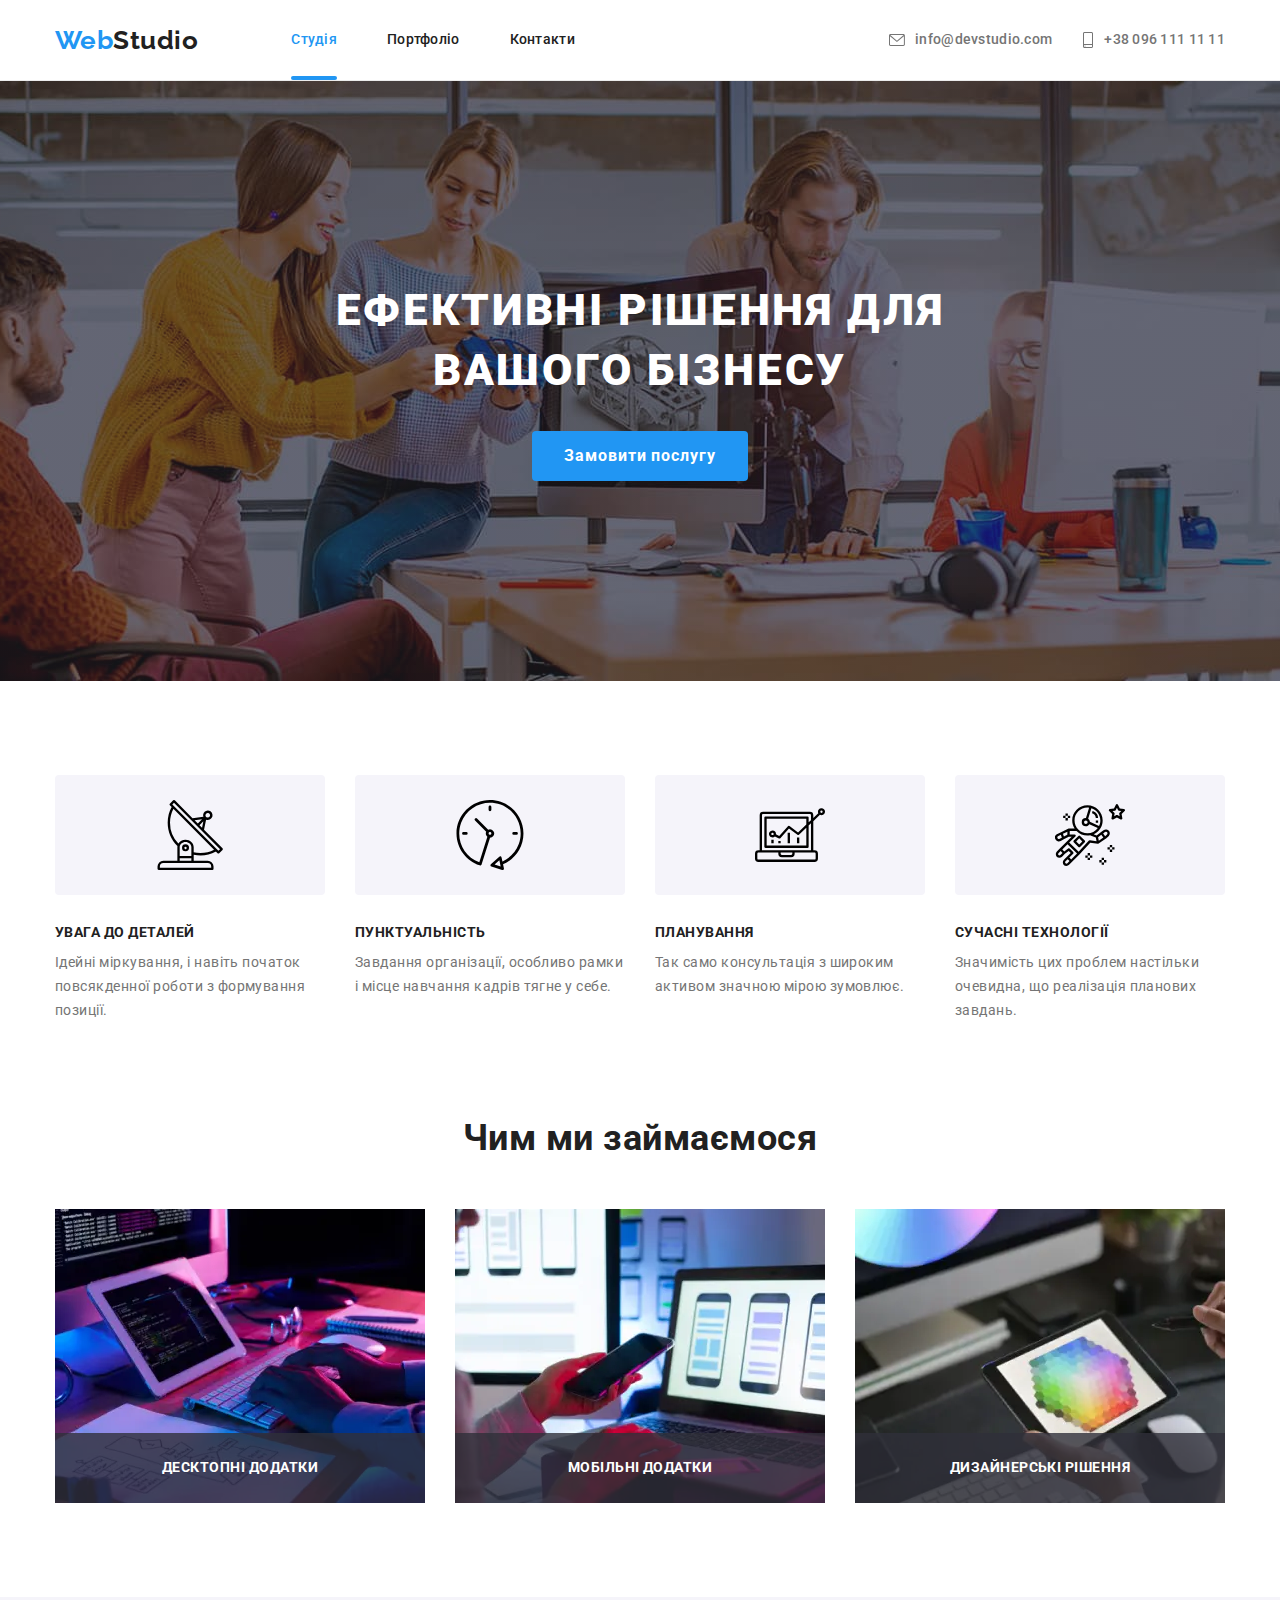
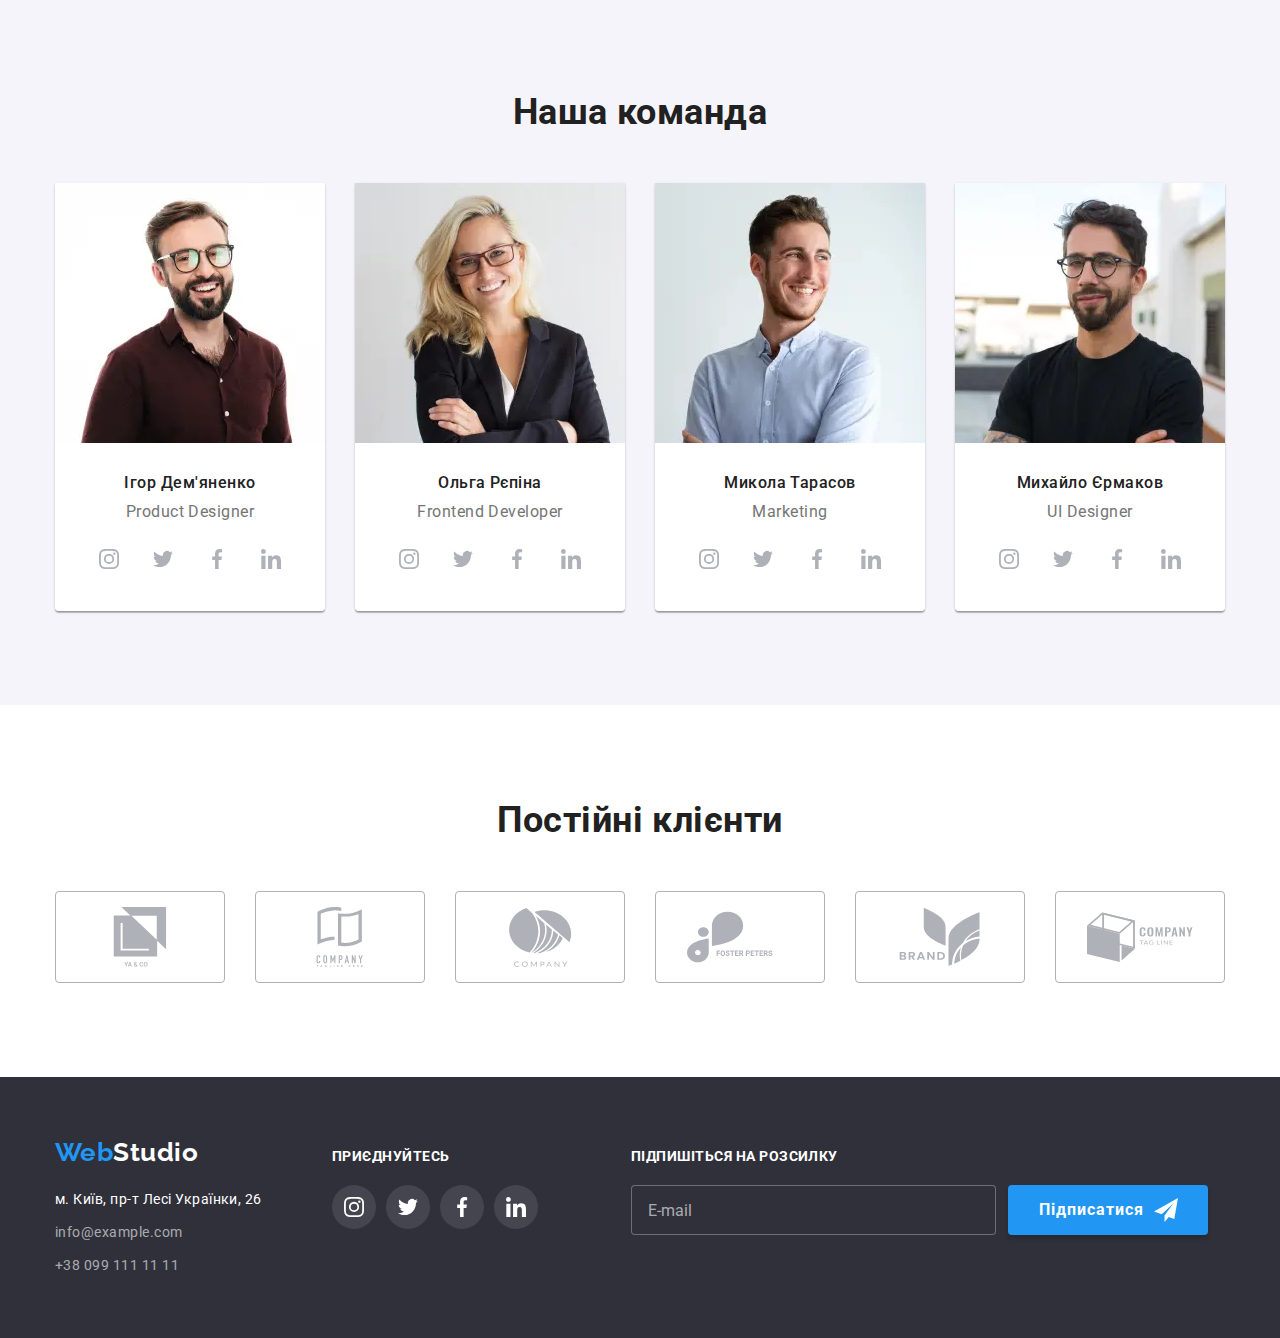
<file: index.html>
<!DOCTYPE html>
<html lang="ru">
  <head>
    <meta charset="UTF-8" />
    <meta http-equiv="X-UA-Compatible" content="IE=edge" />
    <meta name="viewport" content="width=device-width, initial-scale=1.0" />
    <link rel="preconnect" href="https://fonts.googleapis.com" />
    <link rel="preconnect" href="https://fonts.gstatic.com" crossorigin />
    <title>ВЕБ-Студия</title>
    <link
      href="https://fonts.googleapis.com/css2?family=Montserrat:wght@700&family=Raleway:wght@700&family=Roboto:wght@400;500;700;900&display=swap"
      rel="stylesheet"
    />
    <link
      rel="stylesheet"
      href="https://cdnjs.cloudflare.com/ajax/libs/modern-normalize/1.1.0/modern-normalize.min.css"
    />
    <link rel="stylesheet" href="./css/main.min.css" />
  </head>
  <body>
    <header class="header">
      <div class="header-box container">
        <a class="logo" href="./index.html">
          <span class="logo__web">Web</span>Studio</a>
        <button
          type="button"
          class="mobile__btn"
          aria-expanded="false"
          aria-label="Переключатель мобильного меню"
          data-menu-button
        >
          <svg width="40" height="40">
            <use
              class="mobile__icon--close"
              href="./images/svg/icons.svg#icon-mobile-menu-close"
            ></use>
            <use class="mobile__icon--menu" href="./images/svg/icons.svg#icon-mobile-menu"></use>
          </svg>
        </button>
        <div class="mob-menu" data-menu>
          <nav>
            <ul class="nav">
              <li class="nav__item">
                <a class="nav__link nav__link--current" href="./index.html">Студія</a>
              </li>
              <li class="nav__item">
                <a class="nav__link" href="./portfolio.html">Портфоліо</a>
              </li>
              <li class="nav__item">
                <a class="nav__link" href="/">Контакти</a>
              </li>
            </ul>
          </nav>
          <div class="menu-wrap">
            <ul class="contacts">
              <li class="contacts__item">
                <a class="contacts__link contacts__link--styles" href="info@devstudio.com">
                  <svg class="contacts__icon" width="16" height="12">
                    <use href="./images/svg/icons.svg#icon-envelope"></use>
                  </svg>
                  info@devstudio.com
                </a>
              </li>
              <li class="contacts__item">
                <a class="contacts__link" href="+380961111111">
                  <svg class="contacts__icon" width="12" height="16">
                    <use href="./images/svg/icons.svg#icon-smartphone"></use>
                  </svg>
                  +38 096 111 11 11
                </a>
              </li>
            </ul>
            <ul class="header-social__list">
              <li class="header-social__item">
                <a href="" class="header-social__link">Instagram</a>
              </li>
              <li class="header-social__item">
                <a href="" class="header-social__link">Twitter</a>
              </li>
              <li class="header-social__item">
                <a href="" class="header-social__link">Facebook</a>
              </li>
              <li class="header-social__item">
                <a href="" class="header-social__link">LinkedIn</a>
              </li>
            </ul>
            </div>
          </div>
        </div>
      </div>
    </header>
    <main>
      <section class="hero">
        <h1 class="hero__title">Ефективні рішення для вашого бізнесу</h1>
        <button data-modal-open type="button" class="hero-btn hero-btn__hero">
          <span class="hero-btn__text">Замовити послугу</span>
        </button>
      </section>
      <section class="section section--padding">
        <div class="container">
          <h2 class="qualities__title">Наші особливості</h2>
          <ul class="qualities-list">
            <li class="qualities-list__item">
              <div class="qualities-list__icon-box">
                <svg width="70" height="70">
                  <use href="./images/svg/icons.svg#icon-satellite"></use>
                </svg>
              </div>
              <h3 class="qualities-list__title">УВАГА ДО ДЕТАЛЕЙ</h3>
              <p class="qualities-list__text">
                Ідейні міркування, і навіть початок повсякденної роботи з формування позиції.
              </p>
            </li>
            <li class="qualities-list__item">
              <div class="qualities-list__icon-box">
                <svg width="70" height="70">
                  <use href="./images/svg/icons.svg#icon-clock"></use>
                </svg>
              </div>
              <h3 class="qualities-list__title">ПУНКТУАЛЬНІСТЬ</h3>
              <p class="qualities-list__text">
                Завдання організації, особливо рамки і місце навчання кадрів тягне у себе.
              </p>
            </li>
            <li class="qualities-list__item">
              <div class="qualities-list__icon-box">
                <svg width="70" height="70">
                  <use href="./images/svg/icons.svg#icon-diagram"></use>
                </svg>
              </div>
              <h3 class="qualities-list__title">ПЛАНУВАННЯ</h3>
              <p class="qualities-list__text">
                Так само консультація з широким активом значною мірою зумовлює.
              </p>
            </li>
            <li class="qualities-list__item">
              <div class="qualities-list__icon-box">
                <svg width="70" height="70">
                  <use href="./images/svg/icons.svg#icon-astronaut"></use>
                </svg>
              </div>
              <h3 class="qualities-list__title">СУЧАСНІ ТЕХНОЛОГІЇ</h3>
              <p class="qualities-list__text">
                Значимість цих проблем настільки очевидна, що реалізація планових завдань.
              </p>
            </li>
          </ul>
        </div>
      </section>
      <section class="desktop-section section">
        <div class="container">
          <h2 class="products-title">Чим ми займаємося</h2>
          <ul class="products-list">
            <li class="products-list__item">
              <picture>
								<source
									srcset="
                    ./images/desktop/desktop_webp@1x/img_1@1x.webp 1x, 
                    ./images/desktop/desktop_webp@2x/img_1@2x.webp 2x"
                  media="(min-width: 1200px)"									
                  type="image/webp"
								/>
                <img
                class="products-list__img"
                src="./images/desktop/desktop@1x/img_1.jpg"
                alt="Верстка коду"
                width="370"
                height="294"
              />
              </picture>
              <span class="products-list__text">Десктопні додатки</span>
            </li>
            <li class="products-list__item">
              <picture>
								<source
									srcset="
                    ./images/desktop/desktop_webp@1x/img_2@1x.webp 1x, 
                    ./images/desktop/desktop_webp@2x/img_2@2x.webp 2x"
                  media="(min-width: 1200px)"									
                  type="image/webp"
								/>
                <img
                class="products-list__img"
                src="./images/desktop/desktop@1x/img_2.jpg"
                alt="Розрабка Мобільніх додатків"
                width="370"
                height="294"
              />
              </picture>
              <span class="products-list__text">Мобільні додатки</span>
            </li>
            <li class="products-list__item">
              <picture>
								<source
									srcset="
                    ./images/desktop/desktop_webp@1x/img_3@1x.webp 1x, 
                    ./images/desktop/desktop_webp@2x/img_3@2x.webp 2x"
                  media="(min-width: 1200px)"									
                  type="image/webp"
								/>
                <img
                class="products-list__img"
                src="./images/desktop/desktop@1x/img_3.jpg"
                alt="Дизайнерські рішення"
                width="370"
                height="294"
              />
              </picture>
              <span class="products-list__text">Дизайнерські рішення</span>
            </li>
          </ul>
        </div>
      </section>
      <section class="team section">
        <div class="container">
          <h2 class="team__title">Наша команда</h2>
          <ul class="team-list">
            <li class="team-list__item">
              <picture>
                <source
									srcset="
                    ./images/desktop/desktop_webp@1x/team1@1x.webp 1x, 
                    ./images/desktop/desktop_webp@2x/team1@2x.webp 2x"
									media="(min-width: 1200px)"
                  type="image/webp"
								/>
                <source
									srcset="
                    ./images/tablet/tablet_webp@1x/tabl_team1@1x.webp 1x, 
                    ./images/tablet/tablet_webp@2x/tabl_team1@2x.webp 2x"
									media="(min-width: 768px)"
                  type="image/webp"
								/>
                <source
									srcset="
                    ./images/mobile/mobile_webp@1x/mob_team1@1x.webp 1x, 
                    ./images/mobile/mobile_webp@2x/mob_team1@2x.webp 2x"
									media="(min-width: 450px)"
                  type="image/webp"
								/>
						    <img
                  class="team-list__img"
                  src="./images/desktop/desktop@1x/team1.jpg"
                  alt="Дизайнер продукту"
                />
							</picture>
              <div class="team__box">
                <p class="team__name">Ігор Дем'яненко</p>
                <p>
                  <span lang="en" class="team__position">Product Designer</span>
                </p>
                <ul class="soc-list team__soc-list">
                  <li class="soc-list__item">
                    <a
                      href="https://www.instagram.com/"
                      target="_blank"
                      rel="nofollow noopener"
                      class="soc-list__link"
                    >
                      <svg class="soc-list__icon" width="20" height="20">
                        <use href="./images/svg/icons.svg#icon-instagram"></use>
                      </svg>
                    </a>
                  </li>
                  <li class="soc-list__item">
                    <a
                      href="https://twitter.com/"
                      target="_blank"
                      rel="nofollow noopener"
                      class="soc-list__link"
                    >
                      <svg class="soc-list__icon" width="20" height="20">
                        <use href="./images/svg/icons.svg#icon-twitter"></use>
                      </svg>
                    </a>
                  </li>
                  <li class="soc-list__item">
                    <a
                      href="https://facebook.com/"
                      target="_blank"
                      rel="nofollow noopener"
                      class="soc-list__link"
                    >
                      <svg class="soc-list__icon" width="20" height="20">
                        <use href="./images/svg/icons.svg#icon-facebook"></use>
                      </svg>
                    </a>
                  </li>
                  <li class="soc-list__item">
                    <a
                      href="https://www.linkedin.com/"
                      target="_blank"
                      rel="nofollow noopener"
                      class="soc-list__link"
                    >
                      <svg class="soc-list__icon" width="20" height="20">
                        <use href="./images/svg/icons.svg#icon-linkedin"></use>
                      </svg>
                    </a>
                  </li>
                </ul>
              </div>
            </li>
            <li class="team-list__item">
              <picture>
                <source
									srcset="
                    ./images/desktop/desktop_webp@1x/team2@1x.webp 1x, 
                    ./images/desktop/desktop_webp@2x/team2@2x.webp 2x"
									media="(min-width: 1200px)"
                  type="image/webp"
								/>
                <source
									srcset="
                    ./images/tablet/tablet_webp@1x/tabl_team2@1x.webp 1x, 
                    ./images/tablet/tablet_webp@2x/tabl_team2@2x.webp 2x"
									media="(min-width: 768px)"
                  type="image/webp"
								/>
                <source
									srcset="
                    ./images/mobile/mobile_webp@1x/mob_team2@1x.webp 1x, 
                    ./images/mobile/mobile_webp@2x/mob_team2@2x.webp 2x"
									media="(min-width: 450px)"
                  type="image/webp"
								/>
                <img
                class="team-list__img"
                src="./images/desktop/desktop@1x/team2.jpg"
                alt="Фронтенд-розрабник"
              />
              </picture>
              <div class="team__box">
                <p class="team__name">Ольга Рєпіна</p>
                <p>
                  <span lang="en" class="team__position">Frontend Developer</span>
                </p>
                <ul class="soc-list team__soc-list">
                  <li class="soc-list__item">
                    <a
                      href="https://www.instagram.com/"
                      target="_blank"
                      rel="nofollow noopener"
                      class="soc-list__link"
                    >
                      <svg class="soc-list__icon" width="20" height="20">
                        <use href="./images/svg/icons.svg#icon-instagram"></use>
                      </svg>
                    </a>
                  </li>
                  <li class="soc-list__item">
                    <a
                      href="https://twitter.com/"
                      target="_blank"
                      rel="nofollow noopener"
                      class="soc-list__link"
                    >
                      <svg class="soc-list__icon" width="20" height="20">
                        <use href="./images/svg/icons.svg#icon-twitter"></use>
                      </svg>
                    </a>
                  </li>
                  <li class="soc-list__item">
                    <a
                      href="https://facebook.com/"
                      target="_blank"
                      rel="nofollow noopener"
                      class="soc-list__link"
                    >
                      <svg class="soc-list__icon" width="20" height="20">
                        <use href="./images/svg/icons.svg#icon-facebook"></use>
                      </svg>
                    </a>
                  </li>
                  <li class="soc-list__item">
                    <a
                      href="https://www.linkedin.com/"
                      target="_blank"
                      rel="nofollow noopener"
                      class="soc-list__link"
                    >
                      <svg class="soc-list__icon" width="20" height="20">
                        <use href="./images/svg/icons.svg#icon-linkedin"></use>
                      </svg>
                    </a>
                  </li>
                </ul>
              </div>
            </li>
            <li class="team-list__item">
              <picture>
                <source
									srcset="
                    ./images/desktop/desktop_webp@1x/team3@1x.webp 1x, 
                    ./images/desktop/desktop_webp@2x/team3@2x.webp 2x"
									media="(min-width: 1200px)"
                  type="image/webp"
								/>
                <source
									srcset="
                    ./images/tablet/tablet_webp@1x/tabl_team3@1x.webp 1x, 
                    ./images/tablet/tablet_webp@2x/tabl_team3@2x.webp 2x"
									media="(min-width: 768px)"
                  type="image/webp"
								/>
                <source
									srcset="
                    ./images/mobile/mobile_webp@1x/mob_team3@1x.webp 1x, 
                    ./images/mobile/mobile_webp@2x/mob_team3@2x.webp 2x"
									media="(min-width: 450px)"
                  type="image/webp"
								/>
                <img
                class="team-list__img"
                src="./images/desktop/desktop@1x/team3.jpg"
                alt="Маркетинг"
              />
              </picture>
              <div class="team__box">
                <p class="team__name">Микола Тарасов</p>
                <p>
                  <span lang="en" class="team__position">Marketing</span>
                </p>
                <ul class="soc-list team__soc-list">
                  <li class="soc-list__item">
                    <a
                      href="https://www.instagram.com/"
                      target="_blank"
                      rel="nofollow noopener"
                      class="soc-list__link"
                    >
                      <svg class="soc-list__icon" width="20" height="20">
                        <use href="./images/svg/icons.svg#icon-instagram"></use>
                      </svg>
                    </a>
                  </li>
                  <li class="soc-list__item">
                    <a
                      href="https://twitter.com/"
                      target="_blank"
                      rel="nofollow noopener"
                      class="soc-list__link"
                    >
                      <svg class="soc-list__icon" width="20" height="20">
                        <use href="./images/svg/icons.svg#icon-twitter"></use>
                      </svg>
                    </a>
                  </li>
                  <li class="soc-list__item">
                    <a
                      href="https://facebook.com/"
                      target="_blank"
                      rel="nofollow noopener"
                      class="soc-list__link"
                    >
                      <svg class="soc-list__icon" width="20" height="20">
                        <use href="./images/svg/icons.svg#icon-facebook"></use>
                      </svg>
                    </a>
                  </li>
                  <li class="soc-list__item">
                    <a
                      href="https://www.linkedin.com/"
                      target="_blank"
                      rel="nofollow noopener"
                      class="soc-list__link"
                    >
                      <svg class="soc-list__icon" width="20" height="20">
                        <use href="./images/svg/icons.svg#icon-linkedin"></use>
                      </svg>
                    </a>
                  </li>
                </ul>
              </div>
            </li>
            <li class="team-list__item">
              <picture>
                <source
									srcset="
                    ./images/desktop/desktop_webp@1x/team4@1x.webp 1x, 
                    ./images/desktop/desktop_webp@2x/team4@2x.webp 2x"
									media="(min-width: 1200px)"
                  type="image/webp"
								/>
                <source
									srcset="
                    ./images/tablet/tablet_webp@1x/tabl_team4@1x.webp 1x, 
                    ./images/tablet/tablet_webp@2x/tabl_team4@2x.webp 2x"
									media="(min-width: 768px)"
                  type="image/webp"
								/>
                <source
									srcset="
                    ./images/mobile/mobile_webp@1x/mob_team4@1x.webp 1x, 
                    ./images/mobile/mobile_webp@2x/mob_team4@2x.webp 2x"
									media="(min-width: 450px)"
                  type="image/webp"
								/>
                <img
                class="team-list__img"
                src="./images/desktop/desktop@1x/team4.jpg"
                alt="Дизайнер интерфейсу"
              />
              </picture>
              <div class="team__box">
                <p class="team__name">Михайло Єрмаков</p>
                <p>
                  <span lang="en" class="team__position">UI Designer</span>
                </p>
                <ul class="soc-list team__soc-list">
                  <li class="soc-list__item">
                    <a
                      href="https://www.instagram.com/"
                      target="_blank"
                      rel="nofollow noopener"
                      class="soc-list__link"
                    >
                      <svg class="soc-list__icon" width="20" height="20">
                        <use href="./images/svg/icons.svg#icon-instagram"></use>
                      </svg>
                    </a>
                  </li>
                  <li class="soc-list__item">
                    <a
                      href="https://twitter.com/"
                      target="_blank"
                      rel="nofollow noopener"
                      class="soc-list__link"
                    >
                      <svg class="soc-list__icon" width="20" height="20">
                        <use href="./images/svg/icons.svg#icon-twitter"></use>
                      </svg>
                    </a>
                  </li>
                  <li class="soc-list__item">
                    <a
                      href="https://facebook.com/"
                      target="_blank"
                      rel="nofollow noopener"
                      class="soc-list__link"
                    >
                      <svg class="soc-list__icon" width="20" height="20">
                        <use href="./images/svg/icons.svg#icon-facebook"></use>
                      </svg>
                    </a>
                  </li>
                  <li class="soc-list__item">
                    <a
                      href="https://www.linkedin.com/"
                      target="_blank"
                      rel="nofollow noopener"
                      class="soc-list__link"
                    >
                      <svg class="soc-list__icon" width="20" height="20">
                        <use href="./images/svg/icons.svg#icon-linkedin"></use>
                      </svg>
                    </a>
                  </li>
                </ul>
              </div>
            </li>
          </ul>
        </div>
      </section>
      <section class="section">
        <div class="container">
          <h2 class="clients__title">Постійні клієнти</h2>
          <ul class="clients-list">
            <li class="clients-list__item">
              <a href="" class="clients-list__link">
                <svg class="clients-list__icon" width="106" height="60">
                  <use href="./images/svg/icons.svg#icon-company-a"></use>
                </svg>
              </a>
            </li>
            <li class="clients-list__item">
              <a href="" class="clients-list__link">
                <svg class="clients-list__icon" width="106" height="60">
                  <use href="./images/svg/icons.svg#icon-company-b"></use>
                </svg>
              </a>
            </li>
            <li class="clients-list__item">
              <a href="" class="clients-list__link">
                <svg class="clients-list__icon" width="106" height="60">
                  <use href="./images/svg/icons.svg#icon-company-c"></use>
                </svg>
              </a>
            </li>
            <li class="clients-list__item">
              <a href="" class="clients-list__link">
                <svg class="clients-list__icon" width="106" height="60">
                  <use href="./images/svg/icons.svg#icon-company-d"></use>
                </svg>
              </a>
            </li>
            <li class="clients-list__item">
              <a href="" class="clients-list__link">
                <svg class="clients-list__icon" width="106" height="60">
                  <use href="./images/svg/icons.svg#icon-company-e"></use>
                </svg>
              </a>
            </li>
            <li class="clients-list__item">
              <a href="" class="clients-list__link">
                <svg class="clients-list__icon" width="106" height="60">
                  <use href="./images/svg/icons.svg#icon-company-f"></use>
                </svg>
              </a>
            </li>
          </ul>
        </div>
      </section>
    </main>
    <footer class="footer">
      <div class="footer__box container">
        <div class="footer__address-box">
          <div class="footer__logo-address-box">
            <a class="logo" href="./index.html">
              <span lang="en" class="logo__web">Web</span><span lang="en" class="logo__studio--color">Studio</span>
            </a>
            <address>
              <ul class="footer__address-contact">
                <li ><a href="https://goo.gl/maps/tJLbzxb6EKG3bFai7" rel="noopener noreferrer nofollow" class="footer__address">м. Київ, пр-т Лесі Українки, 26</a></li>
                <li>
                  <a class="footer__contact" href="meilto:info@example.com">info@example.com</a>
                </li>
                <li><a class="footer__contact" href="tel:+380991111111">+38 099 111 11 11</a></li>
              </ul>
            </address>
          </div>
          <div class="footer__icon-box">
            <span class="footer__text">приєднуйтесь</span>
            <ul class="soc-list soc-list__footer-box">
              <li class="soc-list__item">
                <a
                  href="https://www.instagram.com/"
                  target="_blank"
                  rel="nofollow noopener"
                  class="soc-list__link soc-list__link--background-color"
                >
                  <svg class="footer__icon" width="20" height="20">
                    <use href="./images/svg/icons.svg#icon-instagram"></use>
                  </svg>
                </a>
              </li>
              <li class="soc-list__item">
                <a
                  href="https://twitter.com/"
                  target="_blank"
                  rel="nofollow noopener"
                  class="soc-list__link soc-list__link--background-color"
                >
                  <svg class="footer__icon" width="20" height="20">
                    <use href="./images/svg/icons.svg#icon-twitter"></use>
                  </svg>
                </a>
              </li>
              <li class="soc-list__item">
                <a
                  href="https://facebook.com/"
                  target="_blank"
                  rel="nofollow noopener"
                  class="soc-list__link soc-list__link--background-color"
                >
                  <svg class="footer__icon" width="20" height="20">
                    <use href="./images/svg/icons.svg#icon-facebook"></use>
                  </svg>
                </a>
              </li>
              <li class="soc-list__item">
                <a
                  href="https://www.linkedin.com/"
                  target="_blank"
                  rel="nofollow noopener"
                  class="soc-list__link soc-list__link--background-color"
                >
                  <svg class="footer__icon" width="20" height="20">
                    <use href="./images/svg/icons.svg#icon-linkedin"></use>
                  </svg>
                </a>
              </li>
            </ul>
          </div>
        </div>
        <form name="subs-form" class="footer__subs-form">
          <label for="mail" class="subs-form__text">Підпишіться на розсилку</label>
          <div class="subs-form__box">
            <input class="subs-form__input" type="email" id="mail" placeholder="E-mail" />
            <button type="submit" class="subs-form__btn">
              Підписатися
              <svg class="subs-form__btn-icon" width="24" height="24">
                <use href="./images/svg/icons.svg#icon-telegram"></use>
              </svg>
            </button>
          </div>
        </form>
      </div>
    </footer>
    <div class="backdrop is-hidden" data-modal>
      <div class="modal">
        <p class="modal__title">Залиште свої дані, ми вам передзвонимо</p>
        <form>
          <label class="modal__label">
            <span class="modal__text">Ім'я</span>
            <div class="modal__box">
              <input class="modal__input" type="text" name="user-name" required />
              <svg class="modal__icon" width="18" height="18">
                <use href="./images/svg/icons.svg#icon-user"></use>
              </svg>
            </div>
          </label>
          <label class="modal__label">
            <span class="modal__text">Телефон</span>
            <div class="modal__box">
              <input class="modal__input" type="tel" name="user-tel" required />
              <svg class="modal__icon" width="18" height="18">
                <use href="./images/svg/icons.svg#icon-phone"></use>
              </svg>
            </div>
          </label>
          <label class="modal__label">
            <span class="modal__text">Пошта</span>
            <div class="modal__box">
              <input class="modal__input" type="email" name="user-email" required />
              <svg class="modal__icon" width="18" height="18">
                <use href="./images/svg/icons.svg#icon-email"></use>
              </svg>
            </div>
          </label>
          <label class="modal__label">
            <span class="modal__text">Коментар</span>
            <textarea
              class="modal__comment"
              name="user-comment"
              cols="30"
              rows="10"
              placeholder="Введіть текст"
            ></textarea>
          </label>
          <label class="modal__label-checkbox">
            <input class="modal__checkbox-hidden" type="checkbox" name="checkbox" required />
            <span class="modal__checkbox">
              <svg class="modal__icon-check" width="11" height="8">
                <use href="./images/svg/icons.svg#icon-check"></use>
              </svg>
            </span>
            <p class="modal__checkbox-text">
              Погоджуюся з розсилкою та приймаю <a class="modal__checkbox-link" href="./"> Умови договору</a>
            </p>
          </label>
          <button class="modal__btn" type="submit">Відправити</button>
        </form>
        
        <button type="button" class="modal__btn-close" data-modal-close>
          <svg class="modal__close-icon" width="18" height="18">
            <use href="./images/svg/icons.svg#icon-close-black"></use>
          </svg>
        </button>
      </div>
    </div>
    <script src="./js/mobile-menu.js"></script>
    <script src="./js/modal.js"></script>
  </body>
</html>
</file>
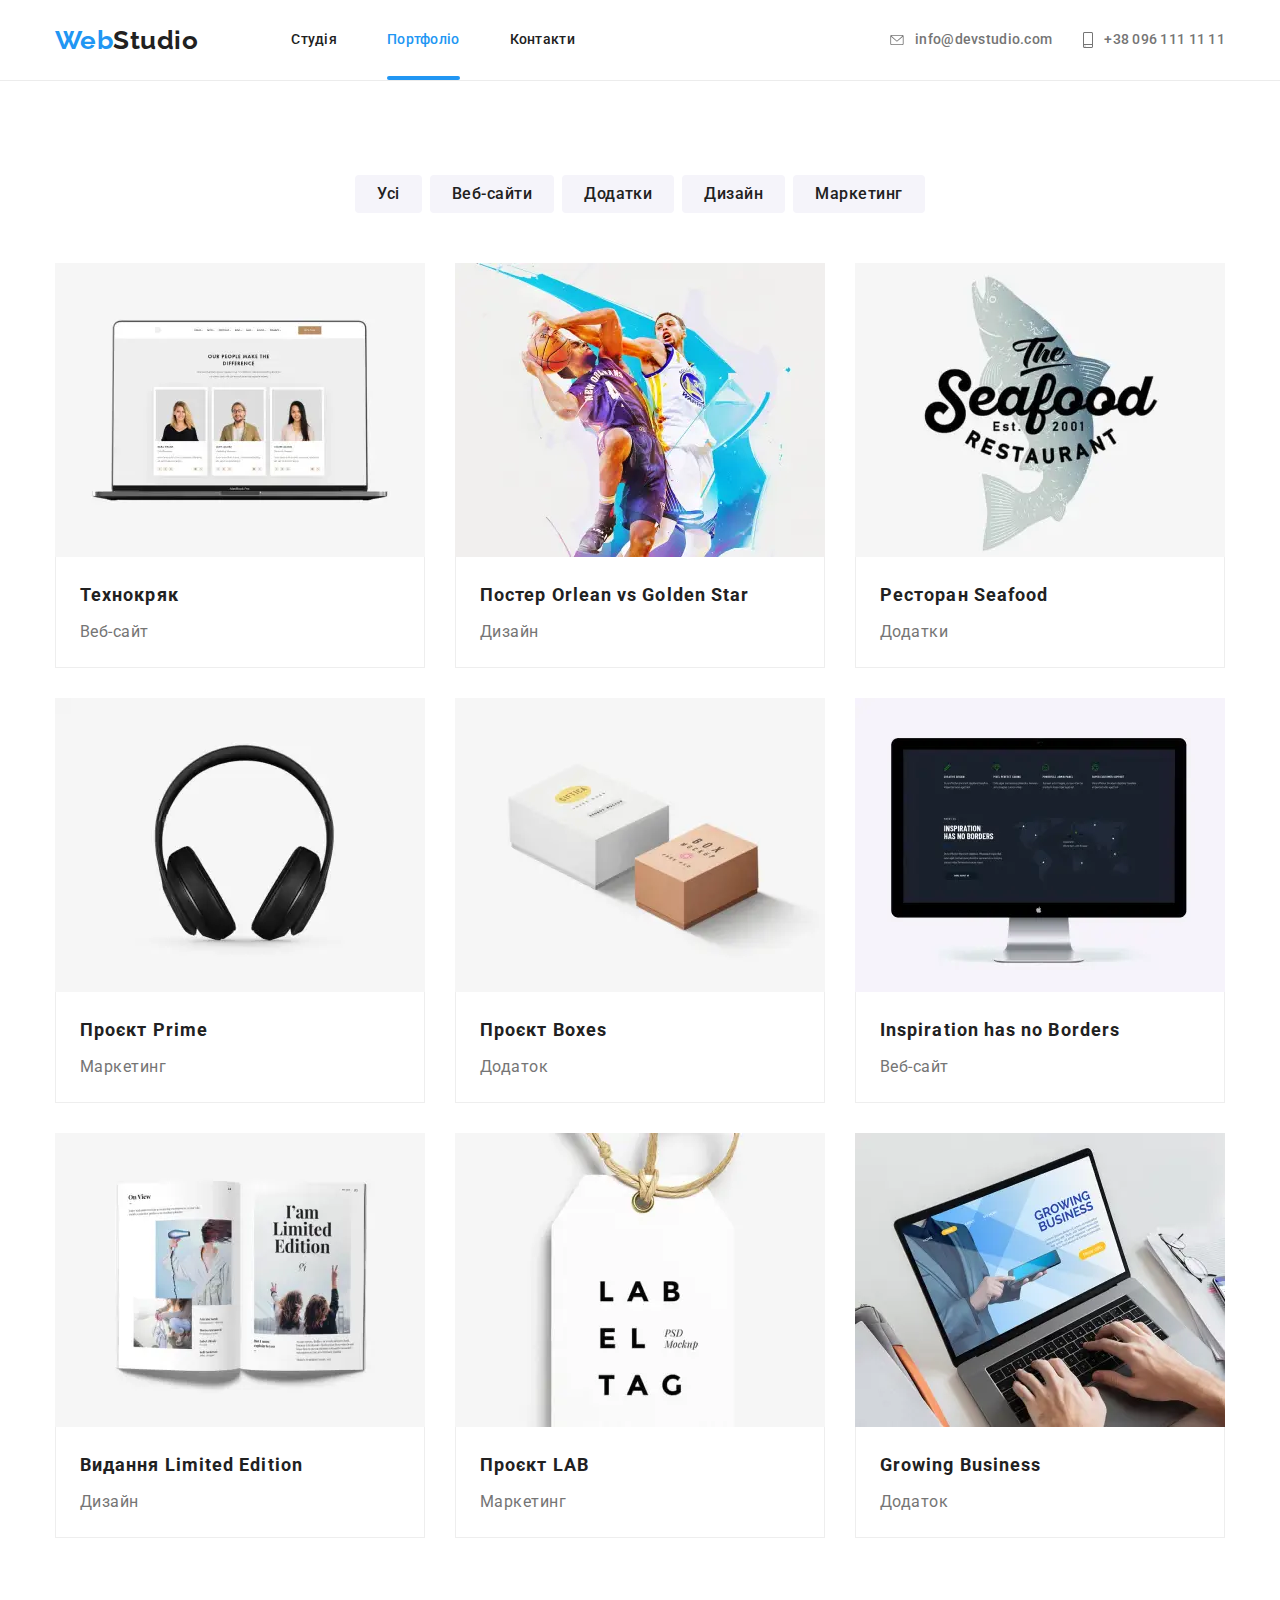
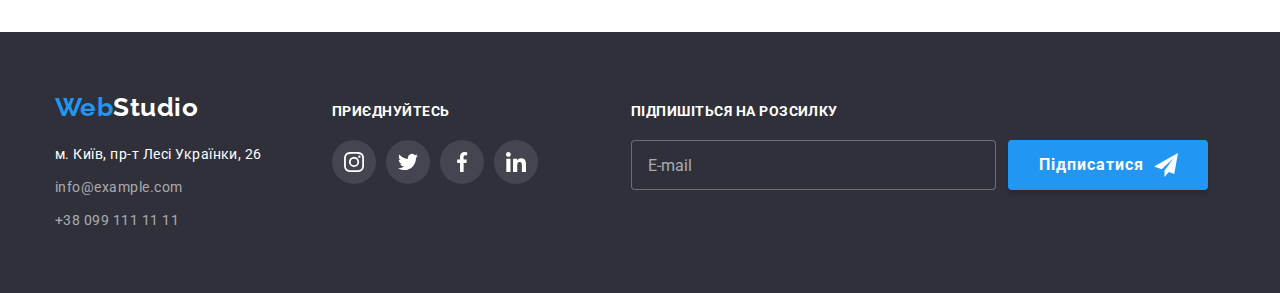
<file: portfolio.html>
<!DOCTYPE html>
<html lang="ru">
  <head>
    <meta charset="UTF-8" />
    <meta http-equiv="X-UA-Compatible" content="IE=edge" />
    <meta name="viewport" content="width=device-width, initial-scale=1.0" />
    <link rel="preconnect" href="https://fonts.googleapis.com" />
    <link rel="preconnect" href="https://fonts.gstatic.com" crossorigin />
    <title>ВЕБ-Студия</title>
    <link
      href="https://fonts.googleapis.com/css2?family=Montserrat:wght@700&family=Raleway:wght@700&family=Roboto:wght@400;500;700;900&display=swap"
      rel="stylesheet"
    />
    <link
      rel="stylesheet"
      href="https://cdnjs.cloudflare.com/ajax/libs/modern-normalize/1.1.0/modern-normalize.min.css"
    />
    <link rel="stylesheet" href="./css/main.min.css" />
  </head>
  <body>
    <header class="header">
      <div class="header-box container">
        <a class="logo" href="./index.html">
          <span class="logo__web">Web</span>Studio</a>
        <button
          type="button"
          class="mobile__btn"
          aria-expanded="false"
          aria-label="Переключатель мобильного меню"
          data-menu-button
        >
          <svg width="40" height="40">
            <use
              class="mobile__icon--close"
              href="./images/svg/icons.svg#icon-mobile-menu-close"
            ></use>
            <use class="mobile__icon--menu" href="./images/svg/icons.svg#icon-mobile-menu"></use>
          </svg>
        </button>
        <div class="mob-menu" data-menu>
          <nav>
            <ul class="nav">
              <li class="nav__item">
                <a class="nav__link" href="./index.html">Студія</a>
              </li>
              <li class="nav__item">
                <a class="nav__link nav__link--current" href="./portfolio.html">Портфоліо</a>
              </li>
              <li class="nav__item">
                <a class="nav__link" href="/">Контакти</a>
              </li>
            </ul>
          </nav>
          <div class="menu-wrap">
            <ul class="contacts">
              <li class="contacts__item">
                <a class="contacts__link contacts__link--styles" href="info@devstudio.com">
                  <svg class="contacts__icon" width="16" height="10">
                    <use href="./images/svg/icons.svg#icon-envelope"></use>
                  </svg>
                  info@devstudio.com
                </a>
              </li>
              <li class="contacts__item">
                <a class="contacts__link" href="+380961111111">
                  <svg class="contacts__icon" width="12" height="16">
                    <use href="./images/svg/icons.svg#icon-smartphone"></use>
                  </svg>
                  +38 096 111 11 11
                </a>
              </li>
            </ul>
            <ul class="header-social__list">
              <li class="header-social__item">
                <a href="" class="header-social__link">Instagram</a>
              </li>
              <li class="header-social__item">
                <a href="" class="header-social__link">Twitter</a>
              </li>
              <li class="header-social__item">
                <a href="" class="header-social__link">Facebook</a>
              </li>
              <li class="header-social__item">
                <a href="" class="header-social__link">LinkedIn</a>
              </li>
            </ul>
            </div>
          </div>
        </div>
      </div>
    </header>
    <main>
      <section class="gallery section">
        <div class="container">
          <h1 class="gallery__title">Заголовок</h1>
          <ul class="filter-btn filter-btn__section">
            <li class="filter-btn__item">
              <button type="button" class="filter-btn__btn">Усі</button>
            </li>
            <li class="filter-btn__item">
              <button type="button" class="filter-btn__btn">Веб-сайти</button>
            </li>
            <li class="filter-btn__item">
              <button type="button" class="filter-btn__btn">Додатки</button>
            </li>
            <li class="filter-btn__item">
              <button type="button" class="filter-btn__btn">Дизайн</button>
            </li>
            <li class="filter-btn__item">
              <button type="button" class="filter-btn__btn">Маркетинг</button>
            </li>
          </ul>
          
          <ul class="gallery__list">
            <li class="gallery__item" >
              <a href="./portfolio.html">
                <div class="gallery__img-box">
                  <picture>
                    <source
                      srcset="
                        ./images/desktop/desktop_webp@1x/project_img_1@1x.webp 1x,
                        ./images/desktop/desktop_webp@2x/project_img_1@2x.webp 2x
                      "
                      media="(min-width: 1200px)"
                      type="image/webp"
                    />
                    <source
                      srcset="
                        ./images/tablet/tablet_webp@1x/tabl_project_img_1@1x.webp 1x,
                        ./images/tablet/tablet_webp@2x/tabl_project_img_1@2x.webp 2x
                      "
                      media="(min-width: 768px)"
                      type="image/webp"
                    />
                    <source
                      srcset="
                        ./images/mobile/mobile_webp@1x/mob_project_img_1@1x.webp 1x,
                        ./images/mobile/mobile_webp@2x/mob_project_img_1@2x.webp 2x
                      "
                      media="(max-width: 767px)"
                      type="image/webp"
                    />
                    <img
                      class="gallery__img"
                      src="./images/desktop/desktop@1x/project_img_1.jpg"
                      alt="Ноутбук с открытым на нем сайтом"
                    />
                  </picture>
                  <p class="gallery__paragraph">
                    Ресурс пропонує комплексні пропозиції з різним рівнем функціоналу та сервісів. 
                Все це дозволить відвідувачу отримати вичерпні відомості про компанію чи приватну особу.
                  </p>
                </div>
                <div class="gallery__text-box">
                  <h2 class="gallery__project-title">Технокряк</h2>
                  <p class="gallery__project-text">Веб-сайт</p>
                </div>
              </a>
            </li>
            <li class="gallery__item">
              <a href="./portfolio.html">
                <div class="gallery__img-box">
                  <picture>
                    <source
                      srcset="
                        ./images/desktop/desktop_webp@1x/project_img_2@1x.webp 1x,
                        ./images/desktop/desktop_webp@2x/project_img_2@2x.webp 2x
                      "
                      media="(min-width: 1200px)"
                      type="image/webp"
                    />
                    <source
                      srcset="
                        ./images/tablet/tablet_webp@1x/tabl_project_img_2@1x.webp 1x,
                        ./images/tablet/tablet_webp@2x/tabl_project_img_2@2x.webp 2x
                      "
                      media="(min-width: 768px)"
                      type="image/webp"
                    />
                    <source
                      srcset="
                        ./images/mobile/mobile_webp@1x/mob_project_img_2@1x.webp 1x,
                        ./images/mobile/mobile_webp@2x/mob_project_img_2@2x.webp 2x
                      "
                      media="(max-width: 767px)"
                      type="image/webp"
                    />
                    <img
                      class="gallery__img"
                      src="./images/desktop/desktop@1x/project_img_2.jpg"
                      alt="Постер с баскетболистами"
                    />
                  </picture>
                  <p class="gallery__paragraph">
                    Ресурс пропонує комплексні пропозиції з різним рівнем функціоналу та сервісів. 
                Все це дозволить відвідувачу отримати вичерпні відомості про компанію чи приватну особу.
                  </p>
                </div>
                <div class="gallery__text-box">
                  <h2 class="gallery__project-title">
                    Постер <span lang="en">Orlean vs Golden Star</span>
                  </h2>
                  <p class="gallery__project-text">Дизайн</p>
                </div>
              </a>
            </li>
            <li class="gallery__item">
              <a href="./portfolio.html">
                <div class="gallery__img-box">
                  <picture>
                    <source
                      srcset="
                        ./images/desktop/desktop_webp@1x/project_img_3@1x.webp 1x,
                        ./images/desktop/desktop_webp@2x/project_img_3@2x.webp 2x
                      "
                      media="(min-width: 1200px)"
                      type="image/webp"
                    />
                    <source
                      srcset="
                        ./images/tablet/tablet_webp@1x/tabl_project_img_3@1x.webp 1x,
                        ./images/tablet/tablet_webp@2x/tabl_project_img_3@2x.webp 2x
                      "
                      media="(min-width: 768px)"
                      type="image/webp"
                    />
                    <source
                      srcset="
                        ./images/mobile/mobile_webp@1x/mob_project_img_3@1x.webp 1x,
                        ./images/mobile/mobile_webp@2x/mob_project_img_3@2x.webp 2x
                      "
                      media="(max-width: 767px)"
                      type="image/webp"
                    />
                    <img
                      class="gallery__img"
                      src="./images/desktop/desktop@1x/project_img_3.jpg"
                      alt="Логотип ресторана"
                    />
                  </picture>
                  <p class="gallery__paragraph">
                    Ресурс пропонує комплексні пропозиції з різним рівнем функціоналу та сервісів. 
                Все це дозволить відвідувачу отримати вичерпні відомості про компанію чи приватну особу.
                  </p>
                </div>
                <div class="gallery__text-box">
                  <h2 class="gallery__project-title">Ресторан <span lang="en">Seafood</span></h2>
                  <p class="gallery__project-text">Додатки</p>
                </div>
              </a>
            </li>
            <li class="gallery__item">
              <a href="./portfolio.html">
                <div class="gallery__img-box">
                  <picture>
                    <source
                      srcset="
                        ./images/desktop/desktop_webp@1x/project_img_4@1x.webp 1x,
                        ./images/desktop/desktop_webp@2x/project_img_4@2x.webp 2x
                      "
                      media="(min-width: 1200px)"
                      type="image/webp"
                    />
                    <source
                      srcset="
                        ./images/tablet/tablet_webp@1x/tabl_project_img_4@1x.webp 1x,
                        ./images/tablet/tablet_webp@2x/tabl_project_img_4@2x.webp 2x
                      "
                      media="(min-width: 768px)"
                      type="image/webp"
                    />
                    <source
                      srcset="
                        ./images/mobile/mobile_webp@1x/mob_project_img_4@1x.webp 1x,
                        ./images/mobile/mobile_webp@2x/mob_project_img_4@2x.webp 2x
                      "
                      media="(max-width: 767px)"
                      type="image/webp"
                    />
                    <img
                      class="gallery__img"
                      src="./images/desktop/desktop@1x/project_img_4.jpg"
                      alt="Аудио наушники"
                    />
                  </picture>
                  <p class="gallery__paragraph">
                    Ресурс пропонує комплексні пропозиції з різним рівнем функціоналу та сервісів. 
                    Все це дозволить відвідувачу отримати вичерпні відомості про компанію чи приватну особу.
                  </p>
                </div>
                <div class="gallery__text-box">
                  <h2 class="gallery__project-title">Проєкт <span lang="en">Prime</span></h2>
                  <p class="gallery__project-text">Маркетинг</p>
                </div>
              </a>
            </li>
            <li class="gallery__item">
              <a href="./portfolio.html">
                <div class="gallery__img-box">
                  <picture>
                    <source
                      srcset="
                        ./images/desktop/desktop_webp@1x/project_img_5@1x.webp 1x,
                        ./images/desktop/desktop_webp@2x/project_img_5@2x.webp 2x
                      "
                      media="(min-width: 1200px)"
                      type="image/webp"
                    />
                    <source
                      srcset="
                        ./images/tablet/tablet_webp@1x/tabl_project_img_5@1x.webp 1x,
                        ./images/tablet/tablet_webp@2x/tabl_project_img_5@2x.webp 2x
                      "
                      media="(min-width: 768px)"
                      type="image/webp"
                    />
                    <source
                      srcset="
                        ./images/mobile/mobile_webp@1x/mob_project_img_5@1x.webp 1x,
                        ./images/mobile/mobile_webp@2x/mob_project_img_5@2x.webp 2x
                      "
                      media="(max-width: 767px)"
                      type="image/webp"
                    />
                    <img
                      class="gallery__img"
                      src="./images/desktop/desktop@1x/project_img_5.jpg"
                      alt="Две картонные коробки"
                    />
                  </picture>
                  <p class="gallery__paragraph">
                    Ресурс пропонує комплексні пропозиції з різним рівнем функціоналу та сервісів. 
                Все це дозволить відвідувачу отримати вичерпні відомості про компанію чи приватну особу.
                  </p>
                </div>
                <div class="gallery__text-box">
                  <h2 class="gallery__project-title">Проєкт <span lang="en">Boxes</span></h2>
                  <p class="gallery__project-text">Додаток</p>
                </div>
              </a>
            </li>
            <li class="gallery__item">
              <a href="./portfolio.html">
                <div class="gallery__img-box">
                  <picture>
                    <source
                      srcset="
                        ./images/desktop/desktop_webp@1x/project_img_6@1x.webp 1x,
                        ./images/desktop/desktop_webp@2x/project_img_6@2x.webp 2x
                      "
                      media="(min-width: 1200px)"
                      type="image/webp"
                    />
                    <source
                      srcset="
                        ./images/tablet/tablet_webp@1x/tabl_project_img_6@1x.webp 1x,
                        ./images/tablet/tablet_webp@2x/tabl_project_img_6@2x.webp 2x
                      "
                      media="(min-width: 768px)"
                      type="image/webp"
                    />
                    <source
                      srcset="
                        ./images/mobile/mobile_webp@1x/mob_project_img_6@1x.webp 1x,
                        ./images/mobile/mobile_webp@2x/mob_project_img_6@2x.webp 2x
                      "
                      media="(max-width: 767px)"
                      type="image/webp"
                    />
                    <img
                      class="gallery__img"
                      src="./images/desktop/desktop@1x/project_img_6.jpg"
                      alt="Монитор с открытым на нем сайтом"
                      />
                  </picture>
                  <p class="gallery__paragraph">
                    Ресурс пропонує комплексні пропозиції з різним рівнем функціоналу та сервісів. 
                Все це дозволить відвідувачу отримати вичерпні відомості про компанію чи приватну особу.
                  </p>
                </div>
                <div class="gallery__text-box">
                  <h2 class="gallery__project-title" lang="en">Inspiration has no Borders</h2>
                  <p class="gallery__project-text">Веб-сайт</p>
                </div>
              </a>
            </li>
            <li class="gallery__item">
              <a href="./portfolio.html">
                <div class="gallery__img-box">
                  <picture>
                    <source
                      srcset="
                        ./images/desktop/desktop_webp@1x/project_img_7@1x.webp 1x,
                        ./images/desktop/desktop_webp@2x/project_img_7@2x.webp 2x
                      "
                      media="(min-width: 1200px)"
                      type="image/webp"
                    />
                    <source
                      srcset="
                        ./images/tablet/tablet_webp@1x/tabl_project_img_7@1x.webp 1x,
                        ./images/tablet/tablet_webp@2x/tabl_project_img_7@2x.webp 2x
                      "
                      media="(min-width: 768px)"
                      type="image/webp"
                    />
                    <source
                      srcset="
                        ./images/mobile/mobile_webp@1x/mob_project_img_7@1x.webp 1x,
                        ./images/mobile/mobile_webp@2x/mob_project_img_7@2x.webp 2x
                      "
                      media="(max-width: 767px)"
                      type="image/webp"
                    />
                    <img
                      class="gallery__img"
                      src="./images/desktop/desktop@1x/project_img_7.jpg"
                      alt="Женский журнал"                    />
                  </picture>
                  <p class="gallery__paragraph">
                    Ресурс пропонує комплексні пропозиції з різним рівнем функціоналу та сервісів. 
                Все це дозволить відвідувачу отримати вичерпні відомості про компанію чи приватну особу.
                  </p>
                </div>
                <div class="gallery__text-box">
                  <h2 class="gallery__project-title">
                    Видання <span lang="en">Limited Edition</span>
                  </h2>
                  <p class="gallery__project-text">Дизайн</p>
                </div>
              </a>
            </li>
            <li class="gallery__item">
              <a href="./portfolio.html">
                <div class="gallery__img-box">
                  <picture>
                    <source
                      srcset="
                        ./images/desktop/desktop_webp@1x/project_img_8@1x.webp 1x,
                        ./images/desktop/desktop_webp@2x/project_img_8@2x.webp 2x
                      "
                      media="(min-width: 1200px)"
                      type="image/webp"
                    />
                    <source
                      srcset="
                        ./images/tablet/tablet_webp@1x/tabl_project_img_8@1x.webp 1x,
                        ./images/tablet/tablet_webp@2x/tabl_project_img_8@2x.webp 2x
                      "
                      media="(min-width: 768px)"
                      type="image/webp"
                    />
                    <source
                      srcset="
                        ./images/mobile/mobile_webp@1x/mob_project_img_8@1x.webp 1x,
                        ./images/mobile/mobile_webp@2x/mob_project_img_8@2x.webp 2x
                      "
                      media="(max-width: 767px)"
                      type="image/webp"
                    />
                    <img
                      class="gallery__img"
                      src="./images/desktop/desktop@1x/project_img_8.jpg"
                      alt="Бирка с логотипом"
                    />
                  </picture>
                  <p class="gallery__paragraph">
                    Ресурс пропонує комплексні пропозиції з різним рівнем функціоналу та сервісів. 
                    Все це дозволить відвідувачу отримати вичерпні відомості про компанію чи приватну особу.
                  </p>
                </div>
                <div class="gallery__text-box">
                  <h2 class="gallery__project-title">Проєкт <span lang="en">LAB</span></h2>
                  <p class="gallery__project-text">Маркетинг</p>
                </div>
              </a>
            </li>
            <li class="gallery__item">
              <a href="./portfolio.html">
                <div class="gallery__img-box">
                  <picture>
                    <source
                      srcset="
                        ./images/desktop/desktop_webp@1x/project_img_9@1x.webp 1x,
                        ./images/desktop/desktop_webp@2x/project_img_9@2x.webp 2x
                      "
                      media="(min-width: 1200px)"
                      type="image/webp"
                    />
                    <source
                      srcset="
                        ./images/tablet/tablet_webp@1x/tabl_project_img_9@1x.webp 1x,
                        ./images/tablet/tablet_webp@2x/tabl_project_img_9@2x.webp 2x
                      "
                      media="(min-width: 768px)"
                      type="image/webp"
                    />
                    <source
                      srcset="
                        ./images/mobile/mobile_webp@1x/mob_project_img_9@1x.webp 1x,
                        ./images/mobile/mobile_webp@2x/mob_project_img_9@2x.webp 2x
                      "
                      media="(max-width: 767px)"
                      type="image/webp"
                    />
                    <img
                      class="gallery__img"
                      src="./images/desktop/desktop@1x/project_img_9.jpg"
                      alt="Человек работает за ноутбуком"
                    />
                  </picture>
                  <p class="gallery__paragraph">
                    Ресурс пропонує комплексні пропозиції з різним рівнем функціоналу та сервісів. 
                    Все це дозволить відвідувачу отримати вичерпні відомості про компанію чи приватну особу.
                  </p>
                </div>
                <div class="gallery__text-box">
                  <h2 class="gallery__project-title" lang="en">Growing Business</h2>
                  <p class="gallery__project-text">Додаток</p>
                </div>
              </a>
            </li>
          </ul>
        </div>
      </section>
    </main>
<footer class="footer">
      <div class="footer__box container">
        <div class="footer__address-box">
          <div class="footer__logo-address-box">
            <a class="logo" href="./index.html">
              <span lang="en" class="logo__web">Web</span><span lang="en" class="logo__studio--color">Studio</span>
            </a>
            <address>
              <ul class="footer__address-contact">
                <li ><a href="https://goo.gl/maps/tJLbzxb6EKG3bFai7" rel="noopener noreferrer nofollow" class="footer__address">м. Київ, пр-т Лесі Українки, 26</a></li>
                <li>
                  <a class="footer__contact" href="meilto:info@example.com">info@example.com</a>
                </li>
                <li><a class="footer__contact" href="tel:+380991111111">+38 099 111 11 11</a></li>
              </ul>
            </address>
          </div>
          <div class="footer__icon-box">
            <span class="footer__text">приєднуйтесь</span>
            <ul class="soc-list soc-list__footer-box">
              <li class="soc-list__item">
                <a
                  href="https://www.instagram.com/"
                  target="_blank"
                  rel="nofollow noopener"
                  class="soc-list__link soc-list__link--background-color"
                >
                  <svg class="footer__icon" width="20" height="20">
                    <use href="./images/svg/icons.svg#icon-instagram"></use>
                  </svg>
                </a>
              </li>
              <li class="soc-list__item">
                <a
                  href="https://twitter.com/"
                  target="_blank"
                  rel="nofollow noopener"
                  class="soc-list__link soc-list__link--background-color"
                >
                  <svg class="footer__icon" width="20" height="20">
                    <use href="./images/svg/icons.svg#icon-twitter"></use>
                  </svg>
                </a>
              </li>
              <li class="soc-list__item">
                <a
                  href="https://facebook.com/"
                  target="_blank"
                  rel="nofollow noopener"
                  class="soc-list__link soc-list__link--background-color"
                >
                  <svg class="footer__icon" width="20" height="20">
                    <use href="./images/svg/icons.svg#icon-facebook"></use>
                  </svg>
                </a>
              </li>
              <li class="soc-list__item">
                <a
                  href="https://www.linkedin.com/"
                  target="_blank"
                  rel="nofollow noopener"
                  class="soc-list__link soc-list__link--background-color"
                >
                  <svg class="footer__icon" width="20" height="20">
                    <use href="./images/svg/icons.svg#icon-linkedin"></use>
                  </svg>
                </a>
              </li>
            </ul>
          </div>
        </div>
        <form name="subs-form" class="footer__subs-form">
          <label for="mail" class="subs-form__text">Підпишіться на розсилку</label>
          <div class="subs-form__box">
            <input class="subs-form__input" type="email" id="mail" placeholder="E-mail" />
            <button type="submit" class="subs-form__btn">
              Підписатися
              <svg class="subs-form__btn-icon" width="24" height="24">
                <use href="./images/svg/icons.svg#icon-telegram"></use>
              </svg>
            </button>
          </div>
        </form>
      </div>
    </footer>
  </body>
</html>
</file>
<file: css/main.min.css>
:root{--brand-color-hero-footer: #2f303a;--brand-color-accent: #2196f3;--brand-color_black: #212121;--brand-color_4: #e5e5e5;--brand-color-text: #757575;--brand-color_white: #ffffff;--fone-svg-img: #f5f4fa;--time-function: cubic-bezier(0.4, 0, 0.2, 1)}body{font-family:"roboto","sans-serif";letter-spacing:.03em;color:var(--brand-color_black)}.container{max-width:480px;width:100%;padding:0 15px;margin-left:auto;margin-right:auto}@media screen and (min-width: 768px){.container{max-width:768px}}@media screen and (min-width: 1200px){.container{max-width:1200px}}.section{padding:60px 0}@media screen and (min-width: 1200px){.section{padding:94px 0}}h1,h2,h3,h4,h5,h6,ul,p{margin:0;padding:0}a{text-decoration:none}address{font-style:normal}ul{list-style:none}img{display:block;max-width:100%;height:auto}.qualities__title,.gallery__title{position:absolute;width:1px;height:1px;margin:-1px;border:0;padding:0;white-space:nowrap;-webkit-clip-path:inset(100%);clip-path:inset(100%);clip:rect(0 0 0 0);overflow:hidden}.header{border-bottom-width:1px;border-bottom-style:solid;border-bottom-color:#ececec;background:var(--brand-color_white)}.header-box{display:-webkit-box;display:-ms-flexbox;display:flex;-webkit-box-flex:1;-ms-flex-positive:1;flex-grow:1;-webkit-box-align:center;-ms-flex-align:center;align-items:center;height:60px}@media screen and (min-width: 768px){.header-box{height:80px}}.nav{display:-webkit-box;display:-ms-flexbox;display:flex;-webkit-box-orient:vertical;-webkit-box-direction:normal;-ms-flex-direction:column;flex-direction:column;gap:34px}.nav__link{font-weight:500;font-size:40px;line-height:1.18;letter-spacing:.02em;-webkit-transition:color 250ms var(--time-function);transition:color 250ms var(--time-function);color:var(--brand-color_black)}.nav a:hover,.nav a:focus{color:var(--brand-color-accent)}.nav__link--current{color:var(--brand-color-accent)}@media screen and (min-width: 768px){.nav{display:-webkit-box;display:-ms-flexbox;display:flex;-webkit-box-orient:horizontal;-webkit-box-direction:normal;-ms-flex-direction:row;flex-direction:row;gap:50px;margin-left:83px}.nav__link{display:block;padding:32px 0;font-weight:500;font-size:14px;line-height:1.14;letter-spacing:.02em}.nav__item{position:relative}.nav__link--current::after{content:"";position:absolute;bottom:0;display:block;width:100%;height:4px;background-color:var(--brand-color-accent);border-radius:2px}}@media screen and (min-width: 1200px){.nav{margin-left:93px}}.contacts{display:-webkit-box;display:-ms-flexbox;display:flex;-webkit-box-orient:vertical;-webkit-box-direction:reverse;-ms-flex-direction:column-reverse;flex-direction:column-reverse;gap:32px;margin-bottom:64px}.contacts__link{font-weight:500;font-size:34px;line-height:1.17;letter-spacing:.02em;color:var(--brand-color-accent)}.contacts__link--styles{font-weight:500;font-size:24px;line-height:1.17;letter-spacing:.02em;color:var(--brand-color-text)}.contacts__icon{display:none}@media screen and (min-width: 768px){.contacts{-webkit-box-orient:vertical;-webkit-box-direction:normal;-ms-flex-direction:column;flex-direction:column;gap:10px;margin-bottom:0}.contacts__link{display:-webkit-inline-box;display:-ms-inline-flexbox;display:inline-flex;gap:8px;-webkit-box-align:center;-ms-flex-align:center;align-items:center;font-weight:500;font-size:12px;line-height:1.17;letter-spacing:.02em;color:var(--brand-color-text);-webkit-transition:color 250ms var(--time-function);transition:color 250ms var(--time-function)}.contacts__link:hover,.contacts__link:focus{color:var(--brand-color-accent)}.contacts__icon{display:block;fill:currentColor}}@media screen and (min-width: 1200px){.contacts{-webkit-box-orient:horizontal;-webkit-box-direction:normal;-ms-flex-direction:row;flex-direction:row;gap:30px}.contacts__link{gap:10px;padding:32px 0;font-weight:500;font-size:14px;line-height:1.14;letter-spacing:.02em;color:var(--brand-color-text)}}.mobile__btn{position:absolute;top:10px;right:15px;display:-webkit-box;display:-ms-flexbox;display:flex;border-style:none;padding:0;background-color:var(--brand-color_white)}@media screen and (min-width: 768px){.mobile__btn{display:none}}.mobile__icon--close,.mobile__icon--menu{-webkit-transition:fill 250ms var(--time-function);transition:fill 250ms var(--time-function)}.mobile__btn:hover .mobile__icon--close,.mobile__btn:focus .mobile__icon--close{fill:var(--brand-color-accent)}.mobile__btn:hover .mobile__icon--menu,.mobile__btn:focus .mobile__icon--menu{fill:var(--brand-color-accent)}.mobile__icon--close{text-align:center;display:none}.mobile__btn.is-open{z-index:2}.mobile__btn.is-open .mobile__icon--menu{display:none}.mobile__btn.is-open .mobile__icon--close{display:block}@media screen and (max-width: 767px){.mob-menu{display:none;position:fixed;top:0;left:0;z-index:1;overflow:auto;padding-left:40px;padding-top:48px;padding-bottom:48px;width:100vw;height:100vh;background-color:var(--brand-color_white)}.mob-menu.is-open{display:-webkit-box;display:-ms-flexbox;display:flex;-webkit-box-orient:vertical;-webkit-box-direction:normal;-ms-flex-direction:column;flex-direction:column;-webkit-box-pack:justify;-ms-flex-pack:justify;justify-content:space-between}}@media screen and (min-width: 768px){.mob-menu{display:-webkit-box;display:-ms-flexbox;display:flex;-webkit-box-align:center;-ms-flex-align:center;align-items:center;-webkit-box-flex:1;-ms-flex-positive:1;flex-grow:1;-webkit-box-pack:justify;-ms-flex-pack:justify;justify-content:space-between}}.no-scroll{overflow:hidden}.header-social__list{display:-webkit-box;display:-ms-flexbox;display:flex}.header-social__item:nth-child(-n+3){padding-right:10px}.header-social__item+.header-social__item{border-left:1px solid var(--brand-color-text);padding-left:10px}.header-social__link{font-weight:500;font-size:18px;line-height:1.22;letter-spacing:.02em;color:var(--brand-color-accent)}@media screen and (min-width: 768px){.header-social__list{display:none}}.soc-list__footer-box{margin-top:20px}.footer{padding-top:60px;padding-bottom:60px;margin:auto;background-color:var(--brand-color-hero-footer)}.footer__address-box{text-align:center}.footer__logo-address-box{margin-bottom:60px}.footer__address{display:block;margin-top:20px;font-size:14px;line-height:1.71;font-style:normal;color:var(--brand-color_white)}.footer__contact{display:block;font-size:14px;line-height:1.71;font-style:normal;color:rgba(255,255,255,.6)}.footer__text{display:block;margin-top:60px;font-weight:700;font-size:14px;line-height:1.14;text-transform:uppercase;color:var(--brand-color_white)}.footer__icon{fill:var(--brand-color_white)}@media screen and (min-width: 768px){.footer__address-contact{display:-webkit-box;display:-ms-flexbox;display:flex;-webkit-box-orient:vertical;-webkit-box-direction:normal;-ms-flex-direction:column;flex-direction:column;text-align:center;gap:8px}.footer__text{margin-top:0;text-align:center}.footer__address-box{display:-webkit-box;display:-ms-flexbox;display:flex;-webkit-box-pack:justify;-ms-flex-pack:justify;justify-content:space-between;-webkit-box-align:baseline;-ms-flex-align:baseline;align-items:baseline;padding:0 74px 0 61px}.footer__logo-address-box{margin-bottom:0}}@media screen and (min-width: 1200px){.footer__address-box{-webkit-box-pack:start;-ms-flex-pack:start;justify-content:start;text-align:left;padding:0}.footer__box{display:-webkit-box;display:-ms-flexbox;display:flex;-webkit-box-align:baseline;-ms-flex-align:baseline;align-items:baseline}.footer__icon-box{margin-left:70px}.footer__text{text-align:left;margin-top:0}.footer__subs-form{margin-left:93px}.footer__address-contact{gap:9px;text-align:left}}.footer__address:hover,.footer__address:focus{color:var(--brand-color-accent)}.footer__contact:hover,.footer__contact:focus{color:var(--brand-color_white)}.hero{background-repeat:no-repeat;background-size:cover;background-position:50% 50%;background-color:var(--brand-color-hero-footer);margin-left:auto;margin-right:auto;height:400px;max-width:480px;padding-top:118px;padding-bottom:118px}.hero__title{width:360px;font-weight:900;font-size:26px;line-height:1.62;letter-spacing:.06em;margin-left:auto;margin-right:auto;text-transform:uppercase;text-align:center;color:var(--brand-color_white)}.hero-btn{display:block;border:none;background-color:var(--brand-color-accent);border-radius:4px;padding:10px 32px;-webkit-transition:background-color 250ms var(--time-function);transition:background-color 250ms var(--time-function)}.hero-btn__hero{margin-left:auto;margin-right:auto;margin-top:30px}.hero-btn:hover,.hero-btn:focus{background-color:#188ce8}.hero-btn__text{font-weight:700;font-size:16px;line-height:1.88;letter-spacing:.06em;color:var(--brand-color_white)}@media screen and (max-width: 480px){.hero{background-image:-webkit-gradient(linear, left top, left bottom, from(rgba(47, 48, 58, 0.4)), to(rgba(47, 48, 58, 0.4))),url(../images/mobile/mobile@1x/mob_background-hero-img.jpg);background-image:linear-gradient(rgba(47, 48, 58, 0.4), rgba(47, 48, 58, 0.4)),url(../images/mobile/mobile@1x/mob_background-hero-img.jpg)}}@media screen and (max-width: 480px)and (min-device-pixel-ratio: 2),screen and (max-width: 480px)and (-webkit-min-device-pixel-ratio: 2),screen and (max-width: 480px)and (min-resolution: 192dpi),screen and (max-width: 480px)and (min-resolution: 2dppx){.hero{background-image:-webkit-gradient(linear, left top, left bottom, from(rgba(47, 48, 58, 0.4)), to(rgba(47, 48, 58, 0.4))),url(../images/mobile/mobile@1x/mob_background-hero-img@2x.jpg);background-image:linear-gradient(rgba(47, 48, 58, 0.4), rgba(47, 48, 58, 0.4)),url(../images/mobile/mobile@1x/mob_background-hero-img@2x.jpg)}}@media screen and (min-width: 481px)and (max-width: 1200px){.hero{height:400px;max-width:768px;padding-top:118px;padding-bottom:118px;background-image:-webkit-gradient(linear, left top, left bottom, from(rgba(47, 48, 58, 0.4)), to(rgba(47, 48, 58, 0.4))),url(../images/tablet/tablet@1x/tabl_background-hero-img.jpg);background-image:linear-gradient(rgba(47, 48, 58, 0.4), rgba(47, 48, 58, 0.4)),url(../images/tablet/tablet@1x/tabl_background-hero-img.jpg)}}@media screen and (min-width: 481px)and (max-width: 1200px)and (min-device-pixel-ratio: 2),screen and (min-width: 481px)and (max-width: 1200px)and (-webkit-min-device-pixel-ratio: 2),screen and (min-width: 481px)and (max-width: 1200px)and (min-resolution: 192dpi),screen and (min-width: 481px)and (max-width: 1200px)and (min-resolution: 2dppx){.hero{background-image:-webkit-gradient(linear, left top, left bottom, from(rgba(47, 48, 58, 0.4)), to(rgba(47, 48, 58, 0.4))),url(../images/tablet/tablet@1x/tabl_background-hero-img@2x.jpg);background-image:linear-gradient(rgba(47, 48, 58, 0.4), rgba(47, 48, 58, 0.4)),url(../images/tablet/tablet@1x/tabl_background-hero-img@2x.jpg)}}@media screen and (min-width: 1200px){.hero{height:600px;max-width:1600px;padding-top:200px;padding-bottom:200px;background-image:-webkit-gradient(linear, left top, left bottom, from(rgba(47, 48, 58, 0.4)), to(rgba(47, 48, 58, 0.4))),url(../images/desktop/desktop@1x/background-hero-img.jpg);background-image:linear-gradient(rgba(47, 48, 58, 0.4), rgba(47, 48, 58, 0.4)),url(../images/desktop/desktop@1x/background-hero-img.jpg)}}@media screen and (min-width: 1200px)and (min-device-pixel-ratio: 2),screen and (min-width: 1200px)and (-webkit-min-device-pixel-ratio: 2),screen and (min-width: 1200px)and (min-resolution: 192dpi),screen and (min-width: 1200px)and (min-resolution: 2dppx){.hero{background-image:-webkit-gradient(linear, left top, left bottom, from(rgba(47, 48, 58, 0.4)), to(rgba(47, 48, 58, 0.4))),url(../images/desktop/desktop@1x/background-hero-img@2x.jpg);background-image:linear-gradient(rgba(47, 48, 58, 0.4), rgba(47, 48, 58, 0.4)),url(../images/desktop/desktop@1x/background-hero-img@2x.jpg)}}@media screen and (min-width: 1200px){.hero__title{width:696px;font-weight:900;font-size:44px;line-height:1.36;letter-spacing:.06em}}.qualities-list{display:-webkit-box;display:-ms-flexbox;display:flex;-ms-flex-wrap:wrap;flex-wrap:wrap;gap:30px}.qualities-list__item{width:100%}.qualities-list__title{margin-top:30px;font-weight:700;font-size:14px;line-height:1.14;text-align:center;text-transform:uppercase}.qualities-list__text{font-size:14px;line-height:1.71;color:var(--brand-color-text);margin-top:10px}.qualities-list__icon-box{display:-webkit-box;display:-ms-flexbox;display:flex;-webkit-box-align:center;-ms-flex-align:center;align-items:center;-webkit-box-pack:center;-ms-flex-pack:center;justify-content:center;height:120px;margin-bottom:30px;border-radius:4px;background-color:var(--fone-svg-img)}@media screen and (min-width: 768px){.qualities-list{display:-webkit-box;display:-ms-flexbox;display:flex;-ms-flex-wrap:wrap;flex-wrap:wrap}.qualities-list__title{text-align:left}.qualities-list__item{width:calc((100% - 30px)/2)}}@media screen and (min-width: 1200px){.qualities-list{-ms-flex-wrap:nowrap;flex-wrap:nowrap}}@media screen and (min-width: 1200px){.section--padding{padding-bottom:0}}.desktop-section{display:none}@media screen and (min-width: 1200px){.desktop-section{display:block}.products-title{margin-bottom:50px;font-weight:700;font-size:36px;line-height:1.17;text-align:center}.products-list{display:-webkit-box;display:-ms-flexbox;display:flex;-webkit-box-pack:justify;-ms-flex-pack:justify;justify-content:space-between}.products-list__item{position:relative}.products-list__text{position:absolute;bottom:0;left:0;display:block;width:370px;height:70px;padding-top:27px;font-weight:700;font-size:14px;line-height:1.14;text-align:center;text-transform:uppercase;color:#fff;background:rgba(47,48,58,.8)}}.team{background:var(--fone-svg-img)}.team__title{margin-bottom:30px;font-weight:700;font-size:28px;line-height:1.17;text-align:center}.team-list__item{width:100%;border-radius:0px 0px 4px 4px;-webkit-box-shadow:0px 1px 3px rgba(0,0,0,.12),0px 1px 1px rgba(0,0,0,.14),0px 2px 1px rgba(0,0,0,.2);box-shadow:0px 1px 3px rgba(0,0,0,.12),0px 1px 1px rgba(0,0,0,.14),0px 2px 1px rgba(0,0,0,.2)}.team__box{padding-top:30px;padding-bottom:30px;text-align:center;border-radius:0px 0px 4px 4px;background-color:var(--brand-color_white)}.team__name{font-weight:500;font-size:16px;line-height:1.19}.team__position{display:block;margin-top:10px;font-size:16px;line-height:1.19;color:var(--brand-color-text)}.team__soc-list{margin-top:16px}.team-list{display:-webkit-box;display:-ms-flexbox;display:flex;-ms-flex-wrap:wrap;flex-wrap:wrap;gap:30px}@media screen and (min-width: 768px){.team-list__item{width:calc((100% - 30px)/2)}}@media screen and (min-width: 1200px){.team__title{margin-bottom:50px;font-size:36px}.team-list{-ms-flex-wrap:nowrap;flex-wrap:nowrap}}.clients__title{text-align:center;font-weight:700;font-size:28px;line-height:1.17}@media screen and (min-width: 1200px){.clients__title{font-size:36px}}.clients-list{display:-webkit-box;display:-ms-flexbox;display:flex;-ms-flex-wrap:wrap;flex-wrap:wrap;gap:30px;margin-top:30px}.clients-list__item{width:100%}.clients-list__link{display:-webkit-box;display:-ms-flexbox;display:flex;-webkit-box-align:center;-ms-flex-align:center;align-items:center;-webkit-box-pack:center;-ms-flex-pack:center;justify-content:center;height:92px;border-width:1px;border-style:solid;border-color:#afb1b8;border-radius:4px;-webkit-transition:border-color 250ms var(--time-function);transition:border-color 250ms var(--time-function)}.clients-list__icon{fill:#afb1b8;-webkit-transition:fill 250ms var(--time-function);transition:fill 250ms var(--time-function)}.clients-list__link:hover,.clients-list__link:focus{border-color:var(--brand-color-accent)}.clients-list__link:hover .clients-list__icon,.clients-list__link:focus .clients-list__icon{fill:var(--brand-color-accent)}@media screen and (min-width: 334px){.clients-list__item{width:calc((100% - 30px)/2)}}@media screen and (min-width: 768px){.clients-list__item{width:calc((100% - 60px)/3)}}@media screen and (min-width: 1200px){.clients-list{margin-top:50px}.clients-list__item{-ms-flex-wrap:nowrap;flex-wrap:nowrap;width:calc((100% - 150px)/6)}}.gallery__img-box{position:relative;overflow:hidden}.gallery__text-box{padding-left:24px;padding-right:24px;padding-top:20px;padding-bottom:20px;border:1px solid #eee;border-top:none}.gallery__project-title{font-weight:700;font-size:18px;line-height:2;letter-spacing:.06em;color:var(--brand-color_black)}.gallery__project-text{margin-top:4px;font-size:16px;line-height:1.88;color:var(--brand-color-text)}.gallery__paragraph{position:absolute;top:0;-webkit-transform:translateY(100%);transform:translateY(100%);-webkit-transition:-webkit-transform 250ms var(--time-function);transition:-webkit-transform 250ms var(--time-function);transition:transform 250ms var(--time-function);transition:transform 250ms var(--time-function), -webkit-transform 250ms var(--time-function);padding-left:24px;padding-right:24px;padding-top:77px;padding-bottom:77px;font-size:18px;line-height:1.6;color:var(--brand-color_white);background-color:rgba(33,150,243,.9)}.gallery__list{display:-webkit-box;display:-ms-flexbox;display:flex;-ms-flex-wrap:wrap;flex-wrap:wrap;margin:-15px}.gallery__item{margin:15px;-webkit-transition:-webkit-box-shadow 250ms var(--time-function);transition:-webkit-box-shadow 250ms var(--time-function);transition:box-shadow 250ms var(--time-function);transition:box-shadow 250ms var(--time-function), -webkit-box-shadow 250ms var(--time-function)}.gallery__item:hover{-webkit-box-shadow:0px 1px 1px rgba(0,0,0,.12),0px 4px 4px rgba(0,0,0,.06),1px 4px 6px rgba(0,0,0,.16);box-shadow:0px 1px 1px rgba(0,0,0,.12),0px 4px 4px rgba(0,0,0,.06),1px 4px 6px rgba(0,0,0,.16)}.gallery__item a:hover .gallery__paragraph,.gallery__item a:focus .gallery__paragraph{-webkit-transform:translateY(0);transform:translateY(0)}@media screen and (min-width: 768px){.gallery__item{-ms-flex-preferred-size:calc(50% - 30px);flex-basis:calc(50% - 30px)}.gallery__paragraph{padding-top:49px;padding-bottom:77px}}@media screen and (min-width: 1200px){.gallery__item{-ms-flex-preferred-size:calc(33.3333333333% - 30px);flex-basis:calc(33.3333333333% - 30px)}.gallery__paragraph{padding-top:63px;padding-bottom:63px}}.logo{font-family:"Raleway";font-weight:700;font-size:26px;line-height:1.19;color:var(--brand-color_black)}.logo__web{color:var(--brand-color-accent)}.logo__studio--color{color:var(--brand-color_white)}@media screen and (max-width: 480px){.logo{-webkit-box-pack:center;-ms-flex-pack:center;justify-content:center;padding:0}}.soc-list{display:-webkit-box;display:-ms-flexbox;display:flex;-webkit-box-align:center;-ms-flex-align:center;align-items:center;-webkit-box-pack:center;-ms-flex-pack:center;justify-content:center}.soc-list__item{width:44px;height:44px;margin-left:10px}.soc-list__item:first-child{margin-left:0px}.soc-list__link{display:-webkit-box;display:-ms-flexbox;display:flex;-webkit-box-align:center;-ms-flex-align:center;align-items:center;-webkit-box-pack:center;-ms-flex-pack:center;justify-content:center;width:100%;height:100%;border-radius:50%;fill:#afb1b8;-webkit-transition:background-color 250ms var(--time-function),fill 250ms var(--time-function);transition:background-color 250ms var(--time-function),fill 250ms var(--time-function)}.soc-list__link:hover,.soc-list__link:focus{background-color:var(--brand-color-accent);fill:var(--brand-color_white)}.soc-list__link--background-color{background:rgba(255,255,255,.1)}.subs-form__text{display:block;margin-top:60px;text-align:center;font-weight:700;font-size:14px;line-height:1.14;text-transform:uppercase;color:var(--brand-color_white)}.subs-form__box{display:-webkit-box;display:-ms-flexbox;display:flex;gap:20px;-webkit-box-orient:vertical;-webkit-box-direction:normal;-ms-flex-direction:column;flex-direction:column;margin-top:20px;-webkit-box-align:center;-ms-flex-align:center;align-items:center}.subs-form__input{padding-left:16px;width:100%;max-width:358px;height:50px;border:1px solid rgba(255,255,255,.3);border-radius:4px;color:var(--brand-color_white);background-color:#2f303a}.subs-form__input::-webkit-input-placeholder{font-size:16px;line-height:1.25;color:rgba(255,255,255,.6)}.subs-form__input::-moz-placeholder{font-size:16px;line-height:1.25;color:rgba(255,255,255,.6)}.subs-form__input:-ms-input-placeholder{font-size:16px;line-height:1.25;color:rgba(255,255,255,.6)}.subs-form__input::-ms-input-placeholder{font-size:16px;line-height:1.25;color:rgba(255,255,255,.6)}.subs-form__input::placeholder{font-size:16px;line-height:1.25;color:rgba(255,255,255,.6)}.subs-form__btn{display:-webkit-box;display:-ms-flexbox;display:flex;-webkit-box-align:center;-ms-flex-align:center;align-items:center;-webkit-box-pack:center;-ms-flex-pack:center;justify-content:center;width:100%;max-width:200px;height:50px;font-weight:700;font-size:16px;line-height:1.9;letter-spacing:.06em;color:var(--brand-color_white);background-color:var(--brand-color-accent);-webkit-box-shadow:0px 4px 4px rgba(0,0,0,.15);box-shadow:0px 4px 4px rgba(0,0,0,.15);border:none;border-radius:4px;-webkit-transition:background-color 250ms cubic-bezier(0.4, 0, 0.2, 1);transition:background-color 250ms cubic-bezier(0.4, 0, 0.2, 1)}.subs-form__btn:hover,.subs-form__btn:focus{background-color:#188ce8}.subs-form__btn-icon{margin-left:10px;fill:var(--brand-color_white)}@media screen and (min-width: 768px){.subs-form__input{width:100%;max-width:450px}}@media screen and (min-width: 1200px){.subs-form__text{margin-top:0;text-align:left}.subs-form__subs-form{margin-top:12px;margin-left:93px}.subs-form__input{width:415px}.subs-form__box{-webkit-box-orient:horizontal;-webkit-box-direction:normal;-ms-flex-direction:row;flex-direction:row;gap:12px;margin-top:20px}}.backdrop{position:fixed;top:0;left:0;width:100%;height:100%;background-color:rgba(0,0,0,.2);-webkit-transition:opacity 250ms var(--time-function),visibility 250ms var(--time-function);transition:opacity 250ms var(--time-function),visibility 250ms var(--time-function)}.is-hidden{opacity:0;visibility:hidden;pointer-events:none}.backdrop.is-hidden .modal{-webkit-transform:translate(-50%, -50%) scale(0);transform:translate(-50%, -50%) scale(0)}.modal{position:absolute;top:50%;left:50%;width:90%;max-width:450px;height:98%;max-height:609px;min-height:480;margin:auto;padding:40px;-webkit-transform:translate(-50%, -50%) scale(1);transform:translate(-50%, -50%) scale(1);background-color:#fff;border-radius:4px;-webkit-transition:-webkit-transform 250ms var(--time-function);transition:-webkit-transform 250ms var(--time-function);transition:transform 250ms var(--time-function);transition:transform 250ms var(--time-function), -webkit-transform 250ms var(--time-function)}.modal__title{margin-bottom:12px;font-weight:700;font-size:20px;line-height:1.15;font-style:normal;text-align:center;color:var(--brand-color_black)}.modal__btn-close{position:absolute;top:8px;right:8px;width:30px;height:30px;border-radius:50%;border:1px solid rgba(0,0,0,.1);background-color:var(--brand-color_white);display:-webkit-box;display:-ms-flexbox;display:flex;-webkit-box-align:center;-ms-flex-align:center;align-items:center;-webkit-box-pack:center;-ms-flex-pack:center;justify-content:center}.modal__input{margin-top:4px;margin-bottom:10px;padding-left:42px;width:100%;height:40px;border:1px solid rgba(33,33,33,.2);border-radius:4px;-webkit-transition:border 250ms var(--time-function);transition:border 250ms var(--time-function);cursor:pointer}.modal__comment{margin-top:4px;margin-bottom:20px;padding:12px 16px;width:100%;height:120px;resize:none;border:1px solid rgba(33,33,33,.2);border-radius:4px;-webkit-transition:border 250ms var(--time-function);transition:border 250ms var(--time-function);cursor:pointer}.modal__comment::-webkit-input-placeholder{font-size:12px;line-height:1.17;letter-spacing:.01em;color:rgba(117,117,117,.5)}.modal__comment::-moz-placeholder{font-size:12px;line-height:1.17;letter-spacing:.01em;color:rgba(117,117,117,.5)}.modal__comment:-ms-input-placeholder{font-size:12px;line-height:1.17;letter-spacing:.01em;color:rgba(117,117,117,.5)}.modal__comment::-ms-input-placeholder{font-size:12px;line-height:1.17;letter-spacing:.01em;color:rgba(117,117,117,.5)}.modal__comment::placeholder{font-size:12px;line-height:1.17;letter-spacing:.01em;color:rgba(117,117,117,.5)}.modal__label{display:-webkit-box;display:-ms-flexbox;display:flex;-webkit-box-orient:vertical;-webkit-box-direction:normal;-ms-flex-direction:column;flex-direction:column}.modal__label:hover .modal__input,.modal__label:focus-within .modal__input,.modal__label:hover .modal__comment,.modal__label:focus-within .modal__comment{border:1px solid var(--brand-color-accent);outline:1px solid var(--brand-color-accent)}.modal__label:hover .modal__icon,.modal__label:focus-within .modal__icon{fill:var(--brand-color-accent)}.modal__box{position:relative}.modal__close-icon{position:absolute;-webkit-transition:fill 250ms var(--time-function);transition:fill 250ms var(--time-function)}.modal__close-icon:focus,.modal__close-icon:hover{fill:var(--brand-color-accent)}.modal__text{font-size:12px;line-height:1.17;letter-spacing:.01em;color:#757575}.modal__icon{position:absolute;left:15px;-webkit-transform:translateY(-50%);transform:translateY(-50%);top:calc(50% - 3px);-webkit-transition:fill 250ms;transition:fill 250ms}.modal__label-checkbox{display:-webkit-box;display:-ms-flexbox;display:flex;-webkit-box-align:baseline;-ms-flex-align:baseline;align-items:baseline;-webkit-box-pack:center;-ms-flex-pack:center;justify-content:center}.modal__checkbox-text{font-size:12px;line-height:1.17;margin-left:5px;color:#757575}.modal__checkbox-link{color:var(--brand-color-accent)}.modal__checkbox-hidden{position:absolute;-webkit-appearance:none;-moz-appearance:none;appearance:none}.modal__checkbox-hidden:checked+.modal__checkbox{background-color:var(--brand-color-accent);border:none}.modal__icon-check{fill:var(--brand-color_white)}.modal__checkbox{position:relative;width:16px;height:15px;display:-webkit-box;display:-ms-flexbox;display:flex;-webkit-box-align:center;-ms-flex-align:center;align-items:center;-webkit-box-pack:center;-ms-flex-pack:center;justify-content:center;border:2px solid var(--brand-color_black);border-radius:2px}.modal__btn{display:-webkit-box;display:-ms-flexbox;display:flex;-webkit-box-align:center;-ms-flex-align:center;align-items:center;-webkit-box-pack:center;-ms-flex-pack:center;justify-content:center;margin-left:auto;margin-right:auto;margin-top:30px;width:200px;height:50px;font-weight:700;font-size:16px;line-height:1.9;letter-spacing:.06em;color:var(--brand-color_white);border:none;background-color:var(--brand-color-accent);-webkit-box-shadow:0px 4px 4px rgba(0,0,0,.15);box-shadow:0px 4px 4px rgba(0,0,0,.15);border-radius:4px;-webkit-transition:background-color 250ms cubic-bezier(0.4, 0, 0.2, 1);transition:background-color 250ms cubic-bezier(0.4, 0, 0.2, 1)}.modal__btn:hover,.modal__btn:focus{background-color:#188ce8}@media screen and (min-width: 1200px){.modal{width:528px;min-height:581px}.modal__checkbox-text{font-size:14px;line-height:1.71}}.filter-btn__section{margin-bottom:40px}@media screen and (min-width: 768px){.filter-btn__section{margin-bottom:30px}}@media screen and (min-width: 1200px){.filter-btn__section{margin-bottom:50px}}.filter-btn{display:-webkit-box;display:-ms-flexbox;display:flex;-ms-flex-wrap:wrap;flex-wrap:wrap;gap:8px;row-gap:15px}.filter-btn__item{white-space:nowrap;border-radius:4px;-webkit-transition:-webkit-box-shadow 250ms var(--time-function);transition:-webkit-box-shadow 250ms var(--time-function);transition:box-shadow 250ms var(--time-function);transition:box-shadow 250ms var(--time-function), -webkit-box-shadow 250ms var(--time-function)}.filter-btn__btn:hover,.filter-btn__btn:focus{color:var(--brand-color_white);background-color:var(--brand-color-accent);-webkit-box-shadow:0px 3px 1px rgba(0,0,0,.1),0px 1px 2px rgba(0,0,0,.08),0px 2px 2px rgba(0,0,0,.12);box-shadow:0px 3px 1px rgba(0,0,0,.1),0px 1px 2px rgba(0,0,0,.08),0px 2px 2px rgba(0,0,0,.12)}.filter-btn__btn{background-color:var(--fone-svg-img);color:var(--brand-color_black);letter-spacing:.03em;border-radius:4px;border:none;padding-left:22px;padding-right:22px;padding-top:6px;padding-bottom:6px;cursor:pointer;font-weight:500;font-size:16px;line-height:1.63;-webkit-transition:background-color 250ms var(--time-function),color 250ms var(--time-function),-webkit-box-shadow 250ms var(--time-function);transition:background-color 250ms var(--time-function),color 250ms var(--time-function),-webkit-box-shadow 250ms var(--time-function);transition:background-color 250ms var(--time-function),color 250ms var(--time-function),box-shadow 250ms var(--time-function);transition:background-color 250ms var(--time-function),color 250ms var(--time-function),box-shadow 250ms var(--time-function),-webkit-box-shadow 250ms var(--time-function)}@media screen and (min-width: 768px){.filter-btn{-webkit-box-pack:center;-ms-flex-pack:center;justify-content:center}}/*# sourceMappingURL=main.min.css.map */
</file>
